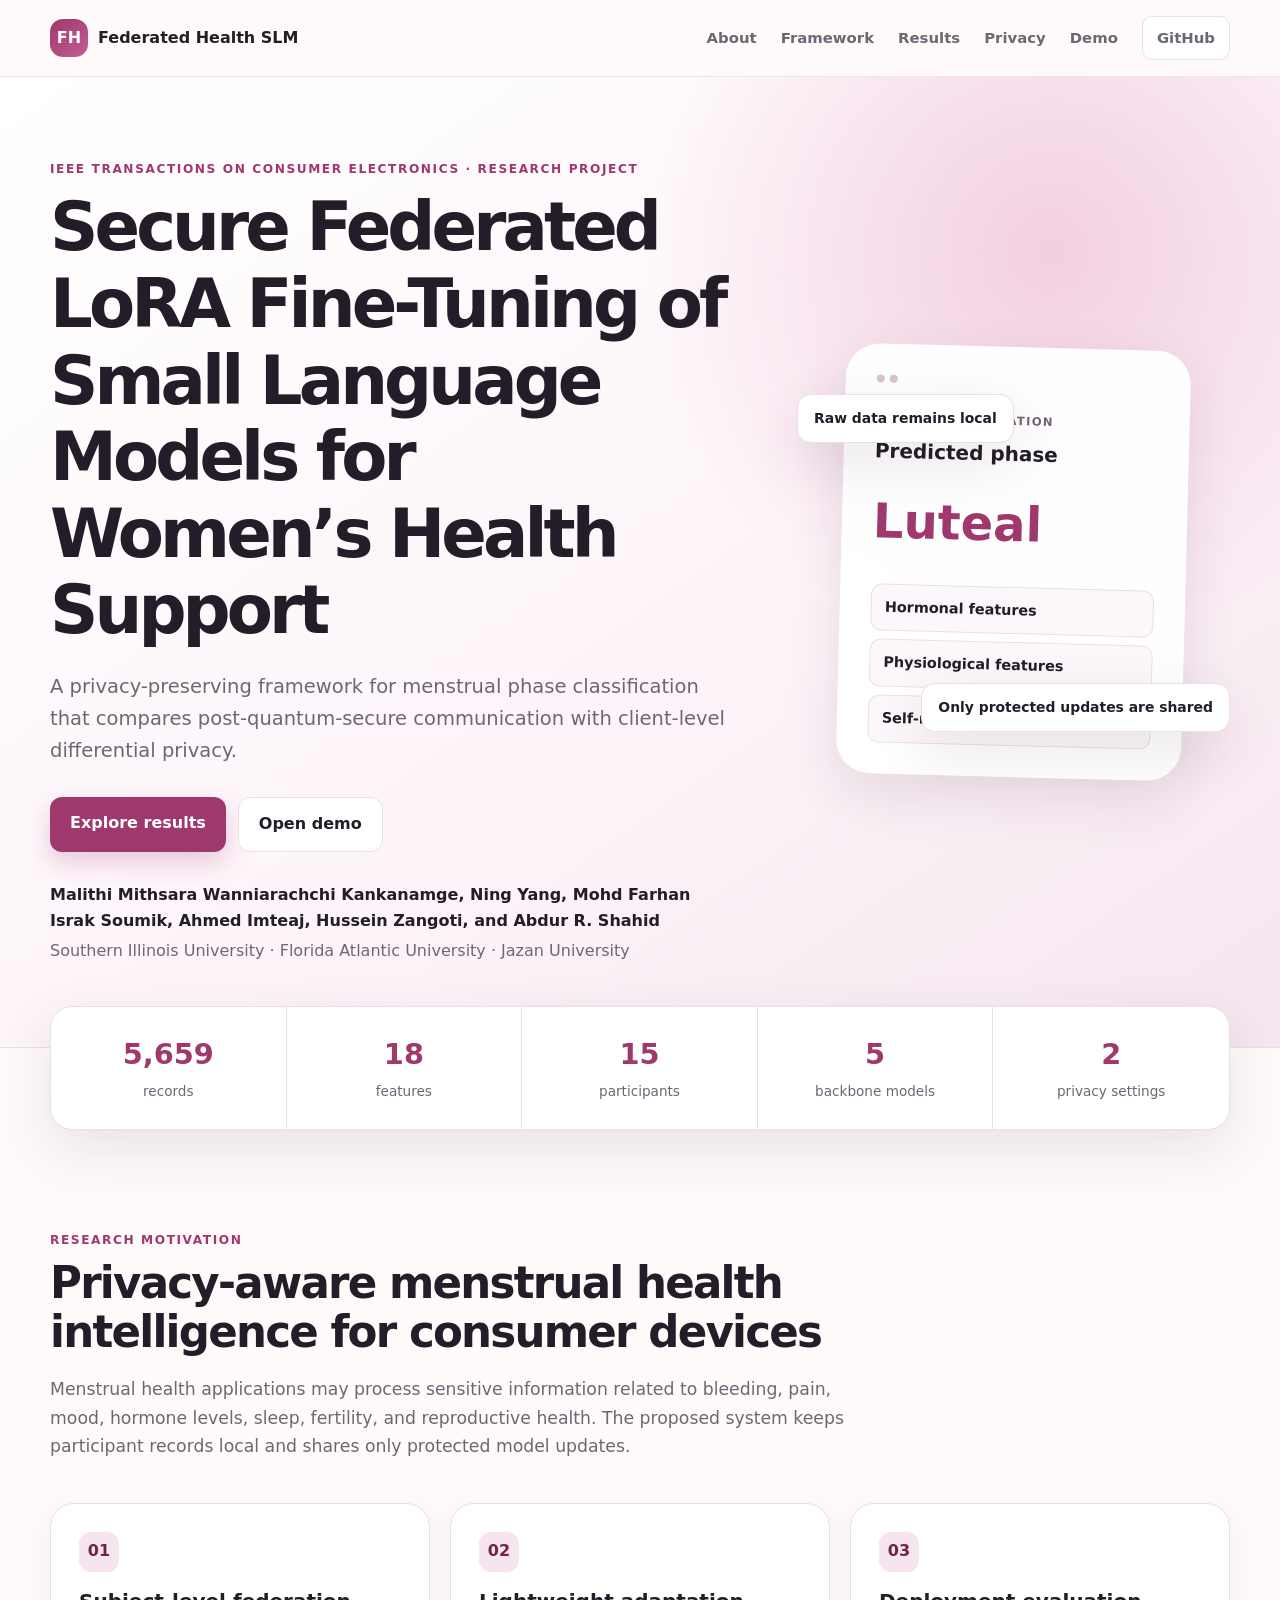
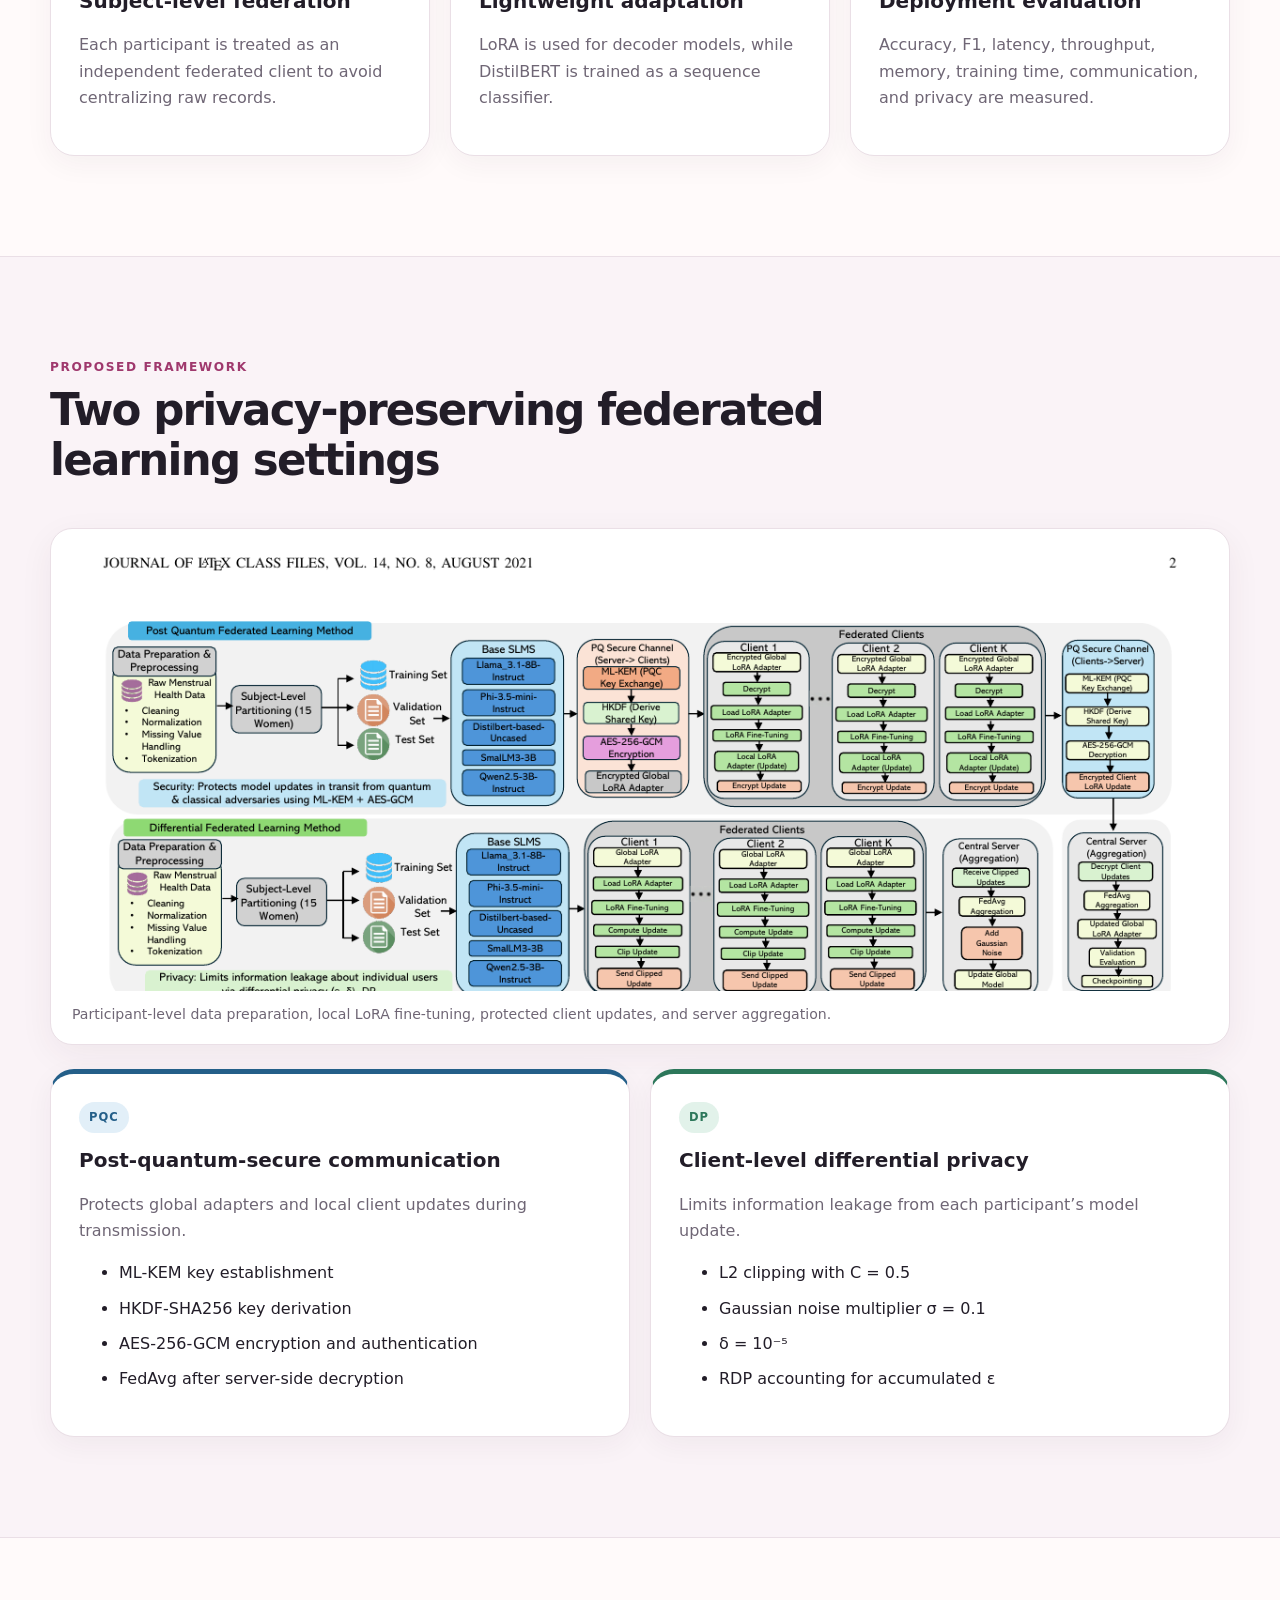
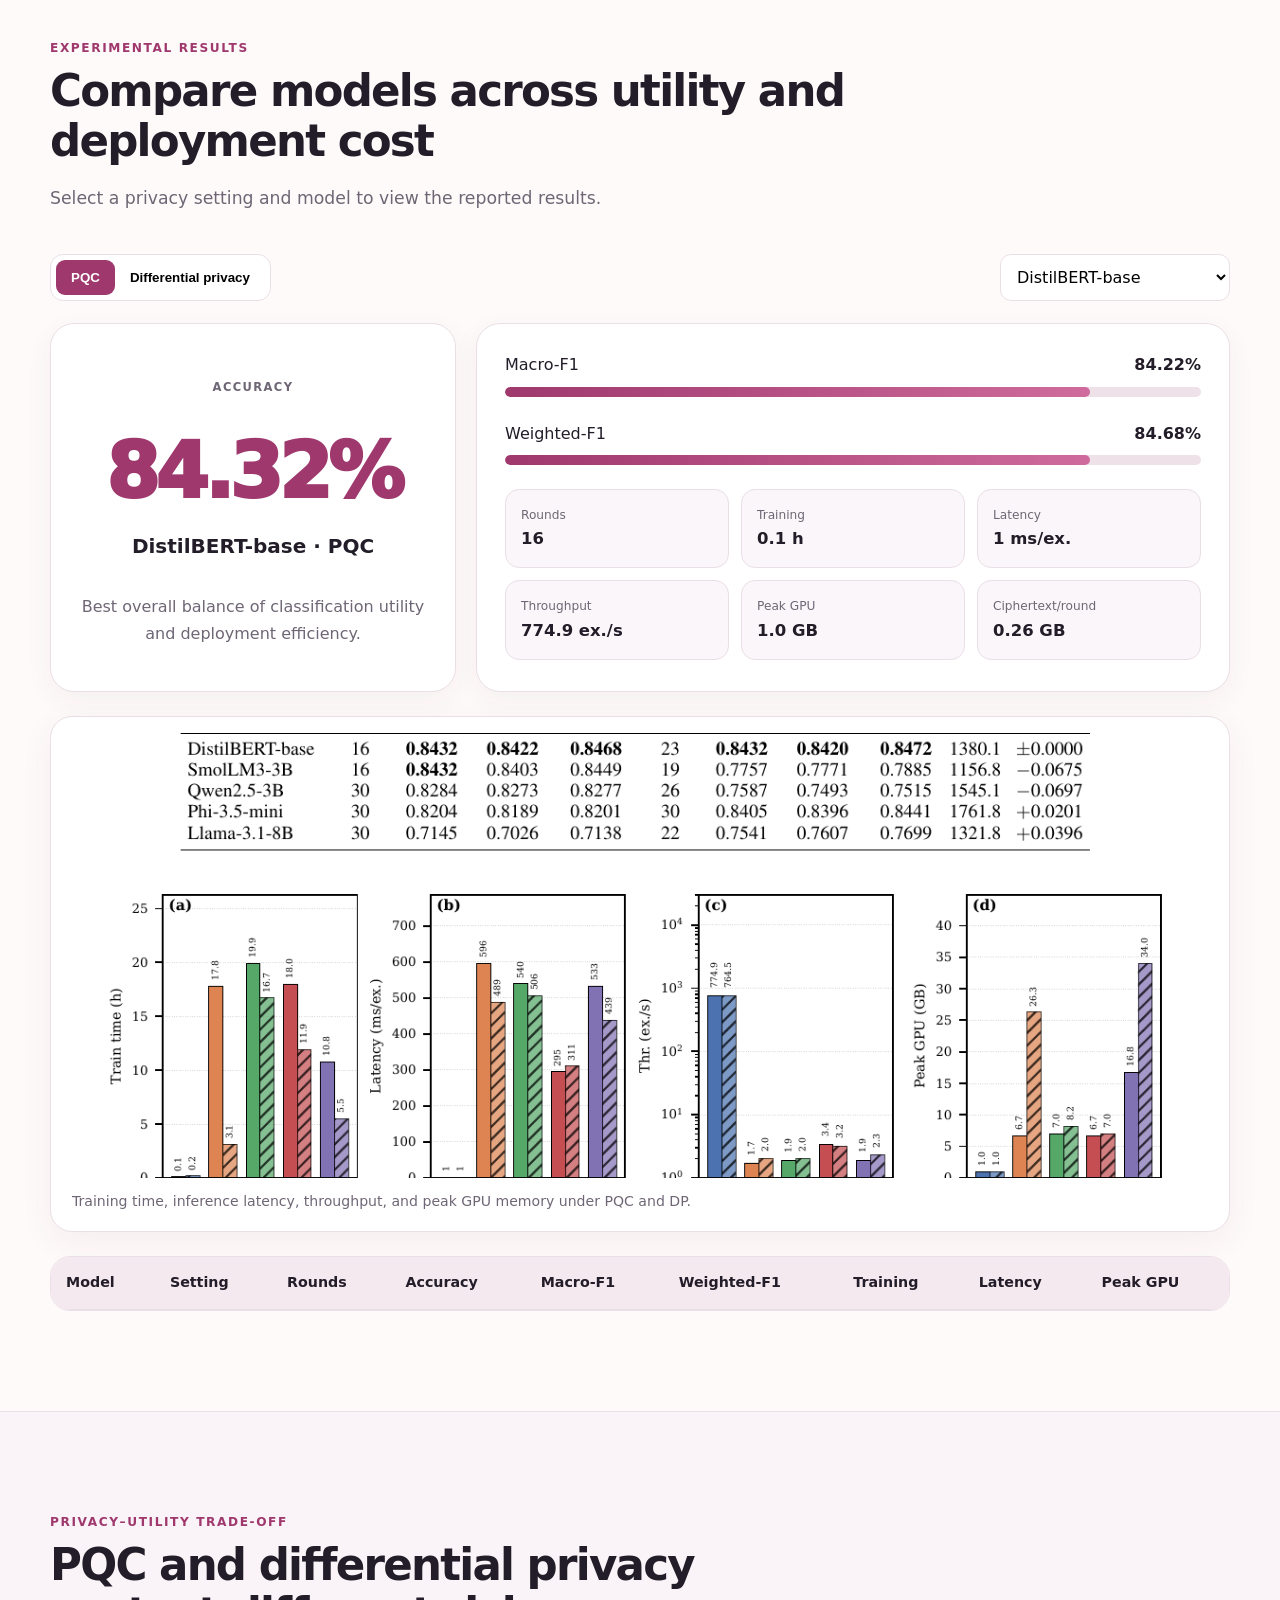
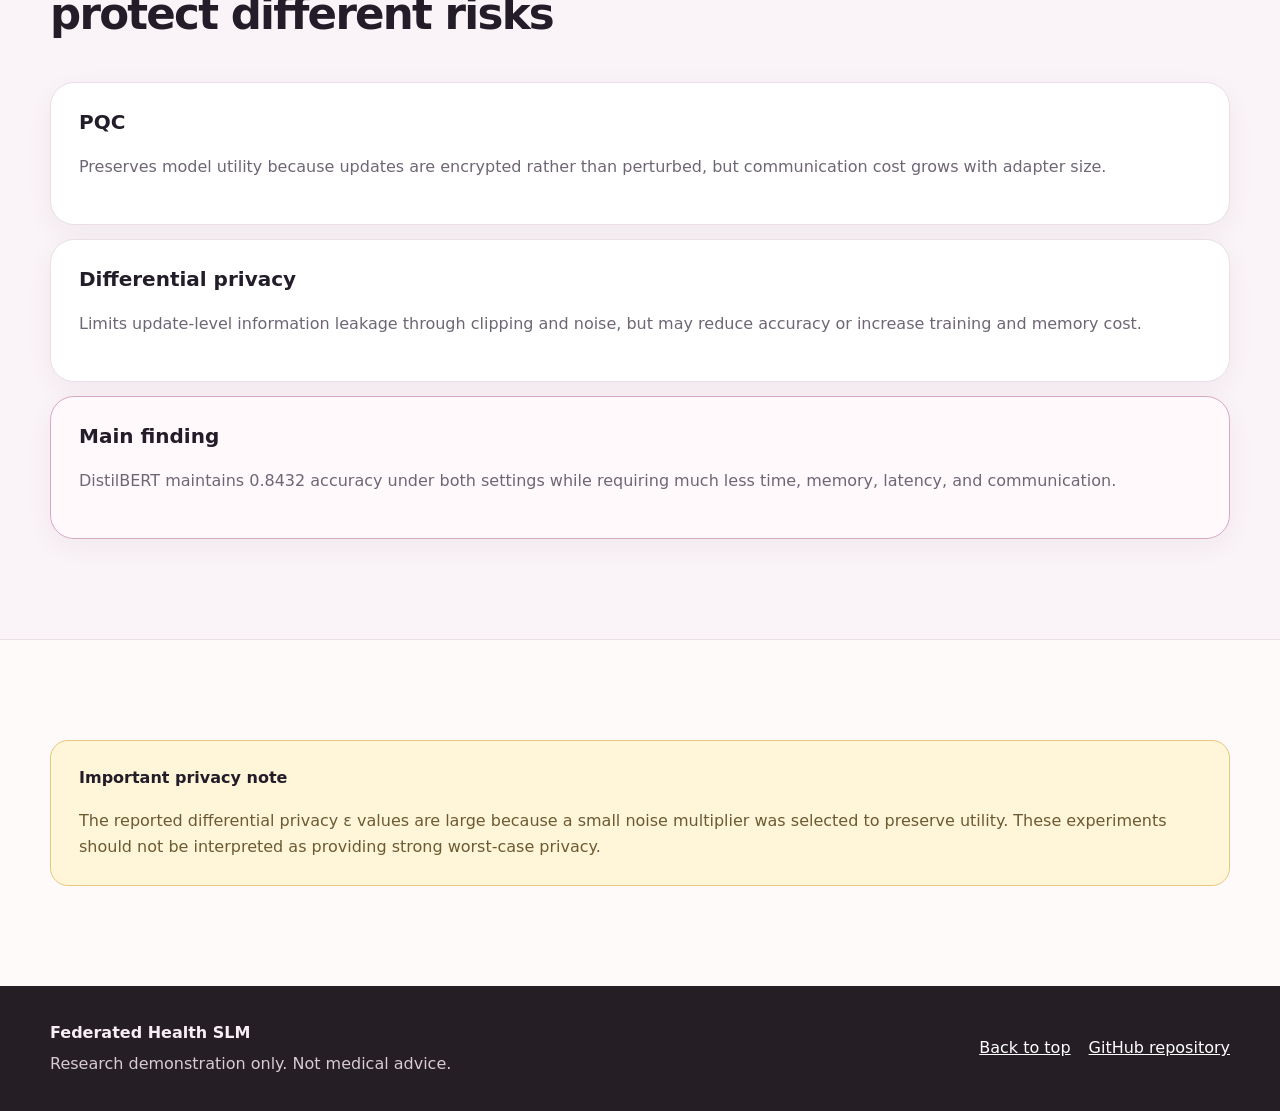
<file: index.html>
<!DOCTYPE html>
<html lang="en">
<head>
  <meta charset="UTF-8">
  <meta name="viewport" content="width=device-width, initial-scale=1">
  <meta name="description" content="Secure Federated Small Language Models for Menstrual Health Support on Consumer Devices.">
  <title>Secure Federated SLMs for Women’s Health</title>
  <link rel="stylesheet" href="style.css?v=3">
</head>
<body>
<!-- Updated version: privacy section contains no communication image -->

<header class="site-header" id="top">
  <nav class="nav shell">
    <a class="logo" href="#top"><span>FH</span> Federated Health SLM</a>
    <button id="menuBtn" class="menu-btn" aria-label="Open menu">Menu</button>
    <div class="nav-links" id="navLinks">
      <a href="#about">About</a>
      <a href="#framework">Framework</a>
      <a href="#results">Results</a>
      <a href="#privacy">Privacy</a>
      <a href="demo.html">Demo</a>
      <a class="github-link" href="https://github.com/Malithi-gif/Federated_SLM_For_Women_Health">GitHub</a>
    </div>
  </nav>
</header>

<main>
<section class="hero">
  <div class="shell hero-grid">
    <div class="hero-copy">
      <p class="kicker">IEEE Transactions on Consumer Electronics · Research Project</p>
      <h1>Secure Federated LoRA Fine-Tuning of Small Language Models for Women’s Health Support</h1>
      <p class="lead">
        A privacy-preserving framework for menstrual phase classification that compares
        post-quantum-secure communication with client-level differential privacy.
      </p>
      <div class="hero-actions">
        <a class="btn primary" href="#results">Explore results</a>
        <a class="btn secondary" href="demo.html">Open demo</a>
      </div>
      <p class="authors">
        Malithi Mithsara Wanniarachchi Kankanamge, Ning Yang, Mohd Farhan Israk Soumik,
        Ahmed Imteaj, Hussein Zangoti, and Abdur R. Shahid
      </p>
      <p class="affiliations">Southern Illinois University · Florida Atlantic University · Jazan University</p>
    </div>

    <div class="hero-panel">
      <div class="phone">
        <div class="phone-head"><span></span><span></span></div>
        <p class="small-label">LOCAL CLASSIFICATION</p>
        <h3>Predicted phase</h3>
        <div class="phase">Luteal</div>
        <div class="feature">Hormonal features</div>
        <div class="feature">Physiological features</div>
        <div class="feature">Self-reported symptoms</div>
      </div>
      <div class="floating one">Raw data remains local</div>
      <div class="floating two">Only protected updates are shared</div>
    </div>
  </div>
</section>

<section class="quick-stats shell">
  <div><strong>5,659</strong><span>records</span></div>
  <div><strong>18</strong><span>features</span></div>
  <div><strong>15</strong><span>participants</span></div>
  <div><strong>5</strong><span>backbone models</span></div>
  <div><strong>2</strong><span>privacy settings</span></div>
</section>

<section class="section shell" id="about">
  <div class="section-title">
    <p class="kicker">Research motivation</p>
    <h2>Privacy-aware menstrual health intelligence for consumer devices</h2>
    <p>
      Menstrual health applications may process sensitive information related to bleeding,
      pain, mood, hormone levels, sleep, fertility, and reproductive health. The proposed
      system keeps participant records local and shares only protected model updates.
    </p>
  </div>

  <div class="cards three">
    <article>
      <span class="icon">01</span>
      <h3>Subject-level federation</h3>
      <p>Each participant is treated as an independent federated client to avoid centralizing raw records.</p>
    </article>
    <article>
      <span class="icon">02</span>
      <h3>Lightweight adaptation</h3>
      <p>LoRA is used for decoder models, while DistilBERT is trained as a sequence classifier.</p>
    </article>
    <article>
      <span class="icon">03</span>
      <h3>Deployment evaluation</h3>
      <p>Accuracy, F1, latency, throughput, memory, training time, communication, and privacy are measured.</p>
    </article>
  </div>
</section>

<section class="section tinted" id="framework">
  <div class="shell">
    <div class="section-title">
      <p class="kicker">Proposed framework</p>
      <h2>Two privacy-preserving federated learning settings</h2>
    </div>

    <figure class="paper-figure">
      <img src="assets/framework.png" alt="Proposed PQC and differential privacy federated learning framework">
      <figcaption>Participant-level data preparation, local LoRA fine-tuning, protected client updates, and server aggregation.</figcaption>
    </figure>

    <div class="method-grid">
      <article class="method pqc">
        <span class="tag">PQC</span>
        <h3>Post-quantum-secure communication</h3>
        <p>Protects global adapters and local client updates during transmission.</p>
        <ul>
          <li>ML-KEM key establishment</li>
          <li>HKDF-SHA256 key derivation</li>
          <li>AES-256-GCM encryption and authentication</li>
          <li>FedAvg after server-side decryption</li>
        </ul>
      </article>
      <article class="method dp">
        <span class="tag">DP</span>
        <h3>Client-level differential privacy</h3>
        <p>Limits information leakage from each participant’s model update.</p>
        <ul>
          <li>L2 clipping with C = 0.5</li>
          <li>Gaussian noise multiplier σ = 0.1</li>
          <li>δ = 10⁻⁵</li>
          <li>RDP accounting for accumulated ε</li>
        </ul>
      </article>
    </div>
  </div>
</section>

<section class="section shell" id="results">
  <div class="section-title">
    <p class="kicker">Experimental results</p>
    <h2>Compare models across utility and deployment cost</h2>
    <p>Select a privacy setting and model to view the reported results.</p>
  </div>

  <div class="result-controls">
    <div class="toggle" id="privacyToggle">
      <button class="active" data-setting="pqc">PQC</button>
      <button data-setting="dp">Differential privacy</button>
    </div>
    <select id="modelSelect" aria-label="Select model">
      <option value="distilbert">DistilBERT-base</option>
      <option value="smollm">SmolLM3-3B</option>
      <option value="qwen">Qwen2.5-3B</option>
      <option value="phi">Phi-3.5-mini</option>
      <option value="llama">Llama-3.1-8B</option>
    </select>
  </div>

  <div class="result-dashboard">
    <div class="score-box">
      <p class="small-label">ACCURACY</p>
      <div class="big-score" id="accuracy">84.32%</div>
      <h3 id="resultTitle">DistilBERT-base · PQC</h3>
      <p id="resultSummary">Best overall balance of classification utility and deployment efficiency.</p>
    </div>
    <div class="metric-box">
      <div class="bar-row"><span>Macro-F1</span><strong id="macroF1">84.22%</strong><div><i id="macroBar"></i></div></div>
      <div class="bar-row"><span>Weighted-F1</span><strong id="weightedF1">84.68%</strong><div><i id="weightedBar"></i></div></div>
      <div class="small-metrics">
        <div><span>Rounds</span><strong id="rounds">16</strong></div>
        <div><span>Training</span><strong id="trainTime">0.1 h</strong></div>
        <div><span>Latency</span><strong id="latency">1 ms/ex.</strong></div>
        <div><span>Throughput</span><strong id="throughput">774.9 ex./s</strong></div>
        <div><span>Peak GPU</span><strong id="gpu">1.0 GB</strong></div>
        <div><span id="privacyMetricLabel">Ciphertext/round</span><strong id="privacyMetric">0.26 GB</strong></div>
      </div>
    </div>
  </div>

  <figure class="paper-figure result-figure">
    <img src="assets/efficiency.png" alt="Efficiency comparison across models">
    <figcaption>Training time, inference latency, throughput, and peak GPU memory under PQC and DP.</figcaption>
  </figure>

  <div class="table-card">
    <table>
      <thead>
        <tr><th>Model</th><th>Setting</th><th>Rounds</th><th>Accuracy</th><th>Macro-F1</th><th>Weighted-F1</th><th>Training</th><th>Latency</th><th>Peak GPU</th></tr>
      </thead>
      <tbody id="resultsTable"></tbody>
    </table>
  </div>
</section>

<section class="section tinted" id="privacy">
  <div class="shell">
    <div class="section-title">
      <p class="kicker">Privacy–utility trade-off</p>
      <h2>PQC and differential privacy protect different risks</h2>
    </div>

    <div class="privacy-cards privacy-cards-clean">
      <article>
        <h3>PQC</h3>
        <p>
          Preserves model utility because updates are encrypted rather than
          perturbed, but communication cost grows with adapter size.
        </p>
      </article>

      <article>
        <h3>Differential privacy</h3>
        <p>
          Limits update-level information leakage through clipping and noise,
          but may reduce accuracy or increase training and memory cost.
        </p>
      </article>

      <article class="highlight">
        <h3>Main finding</h3>
        <p>
          DistilBERT maintains 0.8432 accuracy under both settings while
          requiring much less time, memory, latency, and communication.
        </p>
      </article>
    </div>
  </div>
</section>

<section class="section shell">
  <div class="notice-box">
    <strong>Important privacy note</strong>
    <p>The reported differential privacy ε values are large because a small noise multiplier was selected to preserve utility. These experiments should not be interpreted as providing strong worst-case privacy.</p>
  </div>
</section>
</main>

<footer>
  <div class="shell footer-grid">
    <div>
      <strong>Federated Health SLM</strong>
      <p>Research demonstration only. Not medical advice.</p>
    </div>
    <div>
      <a href="#top">Back to top</a>
      <a href="https://github.com/Malithi-gif/Federated_SLM_For_Women_Health">GitHub repository</a>
    </div>
  </div>
</footer>

<script src="script.js?v=3"></script>
</body>
</html>
</file>
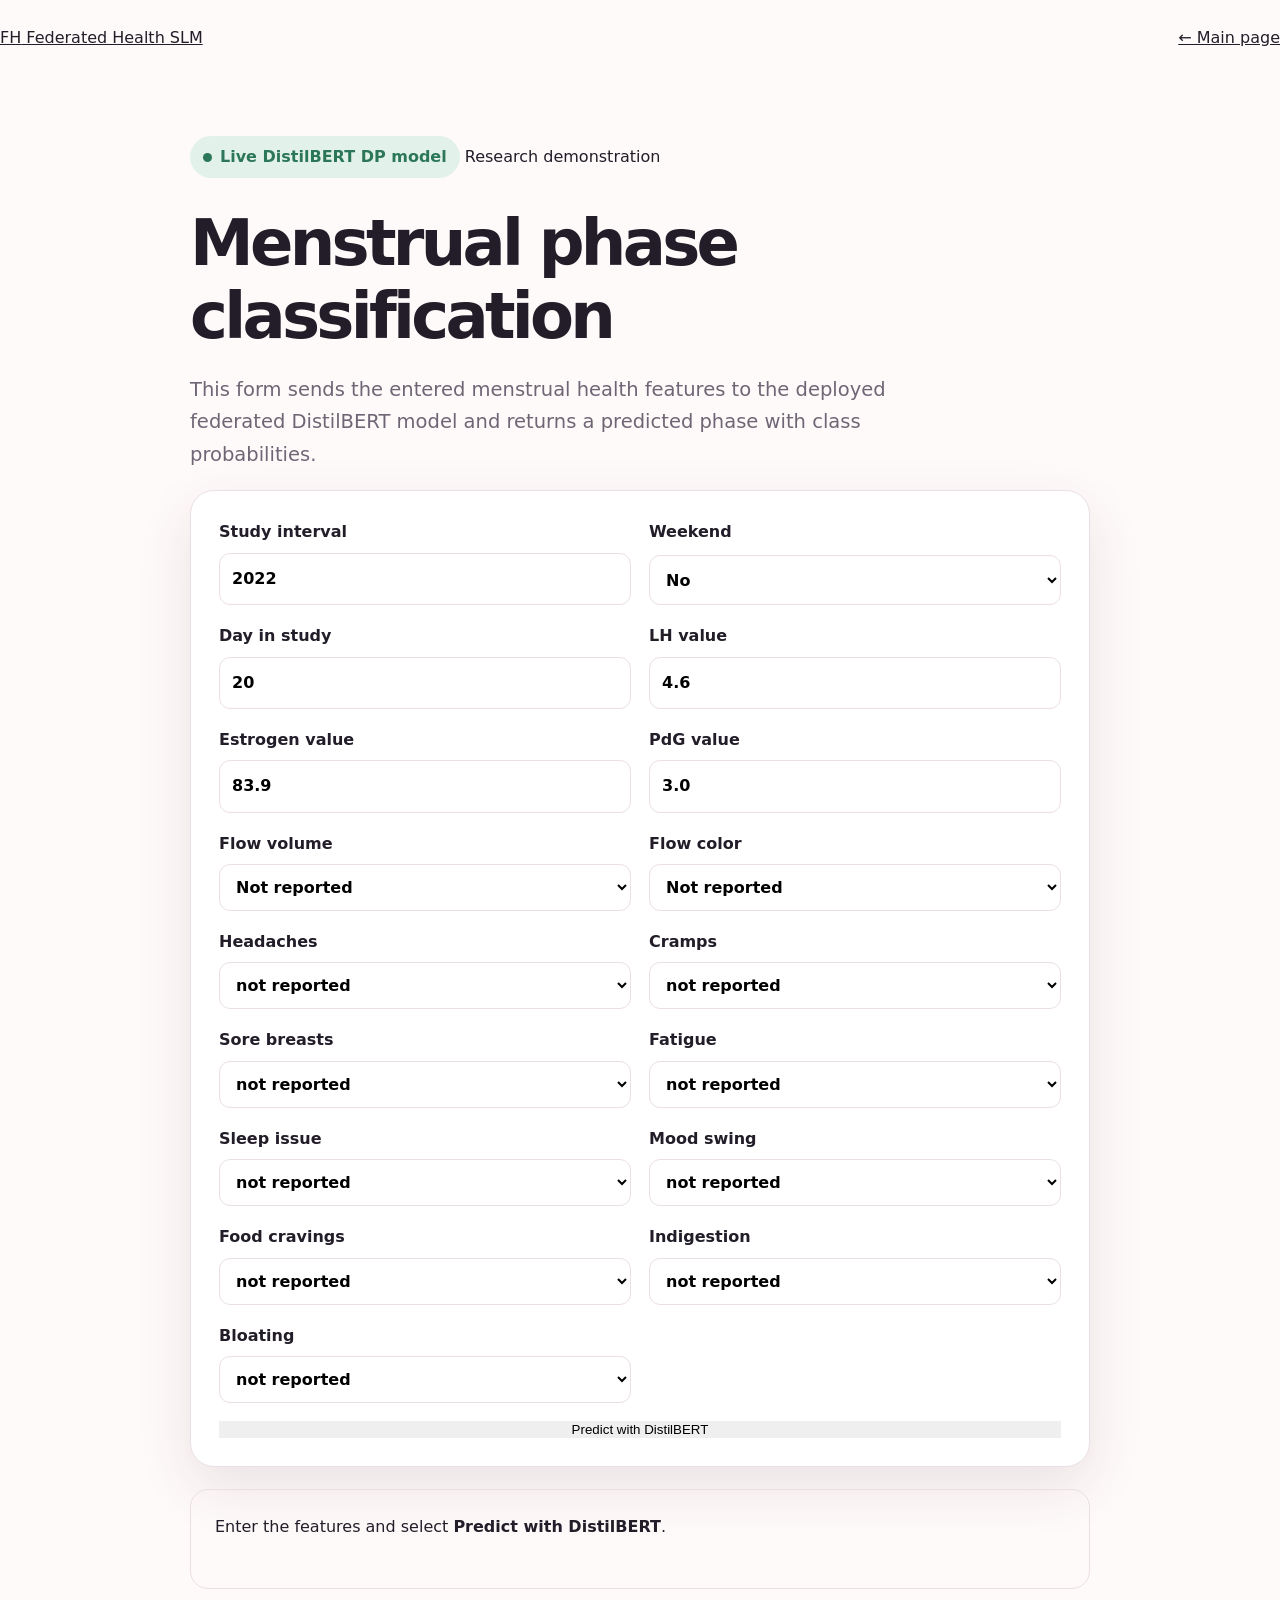
<file: demo.html>
<!DOCTYPE html>
<html lang="en">
<head>
  <meta charset="UTF-8" />
  <meta name="viewport" content="width=device-width, initial-scale=1.0" />

  <meta
    name="description"
    content="Live DistilBERT menstrual phase classification demonstration."
  />

  <title>Menstrual Phase Classification Demo</title>

  <link rel="stylesheet" href="style.css?v=6" />

  <style>
    .demo-shell {
      width: min(900px, calc(100% - 40px));
      margin: 60px auto 100px;
    }

    .model-badge {
      display: inline-flex;
      align-items: center;
      gap: 8px;
      padding: 8px 13px;
      border-radius: 999px;
      background: #e2f2ea;
      color: #2c775a;
      font-weight: 800;
      margin-bottom: 18px;
    }

    .model-badge::before {
      content: "";
      width: 9px;
      height: 9px;
      border-radius: 50%;
      background: #2c775a;
    }

    .demo-form {
      display: grid;
      grid-template-columns: repeat(2, 1fr);
      gap: 18px;
      background: white;
      border: 1px solid var(--line);
      padding: 28px;
      border-radius: var(--radius);
      box-shadow: var(--shadow);
    }

    .demo-form label {
      display: grid;
      gap: 7px;
      font-weight: 750;
    }

    .demo-form input,
    .demo-form select {
      width: 100%;
      border: 1px solid var(--line);
      padding: 12px;
      border-radius: 11px;
      font: inherit;
      background: white;
    }

    .full {
      grid-column: 1 / -1;
    }

    .predict-button {
      border: 0;
      cursor: pointer;
    }

    .predict-button:disabled {
      opacity: 0.65;
      cursor: wait;
    }

    .demo-output {
      margin-top: 22px;
      background: var(--soft);
      border: 1px solid var(--line);
      border-radius: 18px;
      padding: 24px;
      min-height: 100px;
    }

    .phase-output {
      font-size: 2.6rem;
      line-height: 1;
      font-weight: 900;
      color: var(--rose);
      margin: 8px 0 14px;
    }

    .probability-list {
      display: grid;
      gap: 13px;
      margin-top: 22px;
    }

    .probability-row {
      display: grid;
      grid-template-columns: 100px 1fr 72px;
      gap: 12px;
      align-items: center;
    }

    .probability-label {
      font-weight: 750;
    }

    .probability-track {
      height: 10px;
      background: #eee1e8;
      border-radius: 999px;
      overflow: hidden;
    }

    .probability-fill {
      display: block;
      height: 100%;
      border-radius: inherit;
      background: var(--rose);
    }

    .probability-value {
      text-align: right;
      font-weight: 800;
    }

    .output-note {
      margin-top: 22px;
      color: var(--muted);
      font-size: 0.9rem;
    }

    .error-box {
      color: #8f1d1d;
      background: #fff1f1;
      border: 1px solid #efcaca;
      padding: 16px;
      border-radius: 12px;
    }

    @media (max-width: 700px) {
      .demo-form {
        grid-template-columns: 1fr;
      }

      .full {
        grid-column: auto;
      }

      .probability-row {
        grid-template-columns: 90px 1fr 65px;
      }
    }
  </style>
</head>

<body>
  <nav class="nav container">
    <a class="brand" href="index.html">
      <span class="brand-mark">FH</span>
      Federated Health SLM
    </a>

    <a href="index.html">← Main page</a>
  </nav>

  <main class="demo-shell">
    <span class="model-badge">Live DistilBERT DP model</span>

    <span class="eyebrow">Research demonstration</span>

    <h1 style="font-size:clamp(2.3rem,5vw,4rem)">
      Menstrual phase classification
    </h1>

    <p class="lead">
      This form sends the entered menstrual health features to the deployed
      federated DistilBERT model and returns a predicted phase with class
      probabilities.
    </p>

    <form class="demo-form" id="demoForm">
      <label>
        Study interval
        <input
          id="study_interval"
          type="number"
          step="1"
          value="2022"
          required
        />
      </label>

      <label>
        Weekend
        <select id="is_weekend">
          <option value="false" selected>No</option>
          <option value="true">Yes</option>
        </select>
      </label>

      <label>
        Day in study
        <input
          id="day_in_study"
          type="number"
          min="0"
          step="1"
          value="20"
          required
        />
      </label>

      <label>
        LH value
        <input
          id="lh"
          type="number"
          min="0"
          step="0.1"
          value="4.6"
          required
        />
      </label>

      <label>
        Estrogen value
        <input
          id="estrogen"
          type="number"
          min="0"
          step="0.1"
          value="83.9"
          required
        />
      </label>

      <label>
        PdG value
        <input
          id="pdg"
          type="number"
          min="0"
          step="0.1"
          value="3.0"
          required
        />
      </label>

      <label>
        Flow volume
        <select id="flow_volume">
          <option value="not_reported" selected>Not reported</option>
          <option value="Not at all">Not at all</option>
          <option value="Very Low/Little">Very low / little</option>
          <option value="Low">Low</option>
          <option value="Moderate">Moderate</option>
          <option value="High">High</option>
          <option value="Very High/A Lot">Very high / a lot</option>
        </select>
      </label>

      <label>
        Flow color
        <select id="flow_color">
          <option value="not_reported" selected>Not reported</option>
          <option value="Red">Red</option>
          <option value="Dark red">Dark red</option>
          <option value="Brown">Brown</option>
          <option value="Pink">Pink</option>
          <option value="Other">Other</option>
        </select>
      </label>

      <label>
        Headaches
        <select id="headaches" class="symptom-select"></select>
      </label>

      <label>
        Cramps
        <select id="cramps" class="symptom-select"></select>
      </label>

      <label>
        Sore breasts
        <select id="sorebreasts" class="symptom-select"></select>
      </label>

      <label>
        Fatigue
        <select id="fatigue" class="symptom-select"></select>
      </label>

      <label>
        Sleep issue
        <select id="sleepissue" class="symptom-select"></select>
      </label>

      <label>
        Mood swing
        <select id="moodswing" class="symptom-select"></select>
      </label>

      <label>
        Food cravings
        <select id="foodcravings" class="symptom-select"></select>
      </label>

      <label>
        Indigestion
        <select id="indigestion" class="symptom-select"></select>
      </label>

      <label>
        Bloating
        <select id="bloating" class="symptom-select"></select>
      </label>

      <button
        class="button primary full predict-button"
        id="predictButton"
        type="submit"
      >
        Predict with DistilBERT
      </button>
    </form>

    <div class="demo-output" id="demoOutput" aria-live="polite">
      Enter the features and select
      <strong>Predict with DistilBERT</strong>.
    </div>
  </main>

  <script>
    const API_URL =
      "https://distilbert-menstrual-phase-api.onrender.com";

    const symptomOptions = [
      "not_reported",
      "Not at all",
      "Very Low/Little",
      "Low",
      "Moderate",
      "High",
      "Very High/A Lot"
    ];

    document.querySelectorAll(".symptom-select").forEach((select) => {
      select.innerHTML = symptomOptions
        .map((value) => {
          let label = value.replaceAll("_", " ");

          if (value === "Very Low/Little") {
            label = "Very low / little";
          }

          if (value === "Very High/A Lot") {
            label = "Very high / a lot";
          }

          return `<option value="${value}">${label}</option>`;
        })
        .join("");
    });

    function createProbabilityRows(probabilities) {
      return Object.entries(probabilities)
        .map(([label, probability]) => {
          const percentage = Number(probability) * 100;

          return `
            <div class="probability-row">
              <span class="probability-label">${label}</span>

              <div class="probability-track">
                <span
                  class="probability-fill"
                  style="width:${percentage.toFixed(2)}%"
                ></span>
              </div>

              <span class="probability-value">
                ${percentage.toFixed(2)}%
              </span>
            </div>
          `;
        })
        .join("");
    }

    document
      .getElementById("demoForm")
      .addEventListener("submit", async (event) => {
        event.preventDefault();

        const button = document.getElementById("predictButton");
        const output = document.getElementById("demoOutput");

        const payload = {
          study_interval: Number(
            document.getElementById("study_interval").value
          ),

          is_weekend:
            document.getElementById("is_weekend").value === "true",

          day_in_study: Number(
            document.getElementById("day_in_study").value
          ),

          lh: Number(
            document.getElementById("lh").value
          ),

          estrogen: Number(
            document.getElementById("estrogen").value
          ),

          pdg: Number(
            document.getElementById("pdg").value
          ),

          flow_volume:
            document.getElementById("flow_volume").value,

          flow_color:
            document.getElementById("flow_color").value,

          headaches:
            document.getElementById("headaches").value,

          cramps:
            document.getElementById("cramps").value,

          sorebreasts:
            document.getElementById("sorebreasts").value,

          fatigue:
            document.getElementById("fatigue").value,

          sleepissue:
            document.getElementById("sleepissue").value,

          moodswing:
            document.getElementById("moodswing").value,

          foodcravings:
            document.getElementById("foodcravings").value,

          indigestion:
            document.getElementById("indigestion").value,

          bloating:
            document.getElementById("bloating").value
        };

        button.disabled = true;
        button.textContent = "Running DistilBERT…";

        output.innerHTML = `
          <p>
            Sending the feature record to the model API.
            The first request may take longer while Render starts the service.
          </p>
        `;

        try {
          const response = await fetch(`${API_URL}/predict`, {
            method: "POST",

            headers: {
              "Content-Type": "application/json"
            },

            body: JSON.stringify(payload)
          });

          const data = await response.json();

          if (!response.ok) {
            throw new Error(
              data.detail ||
              `Prediction failed with status ${response.status}`
            );
          }

          output.innerHTML = `
            <span class="eyebrow">Model output</span>

            <div class="phase-output">
              ${data.predicted_phase}
            </div>

            <p>
              Confidence:
              <strong>
                ${(Number(data.confidence) * 100).toFixed(2)}%
              </strong>
            </p>

            <div class="probability-list">
              ${createProbabilityRows(data.probabilities)}
            </div>

            <p class="output-note">
              Model: ${data.model}<br>
              Privacy setting: ${data.privacy_setting}<br>
              ${data.disclaimer}
            </p>
          `;
        } catch (error) {
          output.innerHTML = `
            <div class="error-box">
              <strong>Unable to complete the prediction.</strong>

              <p>${error.message}</p>

              <p>
                Confirm that the Render API is live:
                <br>
                ${API_URL}/health
              </p>
            </div>
          `;
        } finally {
          button.disabled = false;
          button.textContent = "Predict with DistilBERT";
        }
      });
  </script>
</body>
</html>
</file>
<file: style.css>
:root{
  --bg:#fffafa;--surface:#ffffff;--ink:#221d28;--muted:#6f6675;--line:#eadfe6;
  --pink:#9f386d;--pink-dark:#70234c;--pink-soft:#f6e4ee;
  --blue:#245f89;--blue-soft:#e2eff8;--green:#2c775a;--green-soft:#e2f2ea;
  --shadow:0 20px 55px rgba(63,35,52,.11);--radius:24px
}
*{box-sizing:border-box}
html{scroll-behavior:smooth}
body{margin:0;background:var(--bg);color:var(--ink);font-family:Inter,ui-sans-serif,system-ui,-apple-system,"Segoe UI",sans-serif;line-height:1.65}
a{color:inherit}.shell{width:min(1180px,calc(100% - 40px));margin:auto}
.site-header{position:sticky;top:0;z-index:20;background:rgba(255,250,250,.88);backdrop-filter:blur(16px);border-bottom:1px solid rgba(234,223,230,.8)}
.nav{height:76px;display:flex;align-items:center;justify-content:space-between;gap:24px}
.logo{text-decoration:none;font-weight:850;display:flex;align-items:center;gap:10px}
.logo span{display:grid;place-items:center;width:38px;height:38px;border-radius:13px;color:white;background:linear-gradient(135deg,var(--pink),#c35f92)}
.nav-links{display:flex;align-items:center;gap:24px}.nav-links a{text-decoration:none;color:var(--muted);font-weight:700;font-size:.93rem}.nav-links a:hover{color:var(--pink)}
.github-link{padding:9px 14px;border:1px solid var(--line);border-radius:10px;background:white}.menu-btn{display:none}
.hero{background:radial-gradient(circle at 82% 18%,#f2cfe1 0,transparent 31%),linear-gradient(145deg,#fff 0,#fdf4f9 58%,#f5e6ef 100%);border-bottom:1px solid var(--line)}
.hero-grid{min-height:730px;display:grid;grid-template-columns:1.22fr .78fr;align-items:center;gap:70px;padding:82px 0}
.kicker{margin:0;color:var(--pink);font-size:.76rem;font-weight:850;letter-spacing:.13em;text-transform:uppercase}
h1,h2,h3{line-height:1.14;margin-top:0}h1{font-size:clamp(2.8rem,5.25vw,5.25rem);letter-spacing:-.058em;margin:.65rem 0 1.35rem}h2{font-size:clamp(2rem,3.4vw,3.55rem);letter-spacing:-.04em;margin:.55rem 0 1rem}h3{font-size:1.25rem}
.lead{max-width:760px;font-size:1.22rem;color:var(--muted)}.authors{font-weight:750;margin:28px 0 4px}.affiliations{margin:0;color:var(--muted)}
.hero-actions{display:flex;gap:12px;flex-wrap:wrap;margin:30px 0}.btn{display:inline-block;text-decoration:none;font-weight:850;padding:13px 20px;border-radius:12px}.btn.primary{background:var(--pink);color:white;box-shadow:0 10px 25px rgba(159,56,109,.24)}.btn.secondary{background:white;border:1px solid var(--line)}
.hero-panel{position:relative;min-height:470px;display:grid;place-items:center}.phone{width:min(345px,88%);padding:30px;background:rgba(255,255,255,.94);border:1px solid rgba(255,255,255,.8);border-radius:34px;box-shadow:var(--shadow);transform:rotate(1.5deg)}.phone-head{display:flex;gap:5px}.phone-head span{width:8px;height:8px;border-radius:50%;background:#dbc4d1}.small-label{font-size:.72rem;letter-spacing:.12em;font-weight:850;color:var(--muted);margin-top:26px}.phase{font-size:3rem;color:var(--pink);font-weight:900;margin:5px 0 22px}.feature{padding:11px 13px;border:1px solid var(--line);background:#fcf7fa;border-radius:11px;margin-top:8px;font-size:.9rem;font-weight:650}.floating{position:absolute;background:white;border:1px solid var(--line);border-radius:14px;padding:12px 16px;font-size:.87rem;font-weight:800;box-shadow:var(--shadow)}.floating.one{top:67px;left:0}.floating.two{right:0;bottom:65px}
.quick-stats{position:relative;margin-top:-42px;background:white;border:1px solid var(--line);border-radius:22px;box-shadow:var(--shadow);display:grid;grid-template-columns:repeat(5,1fr);overflow:hidden}.quick-stats div{padding:24px;text-align:center;border-right:1px solid var(--line)}.quick-stats div:last-child{border:0}.quick-stats strong{display:block;font-size:1.8rem;color:var(--pink)}.quick-stats span{font-size:.85rem;color:var(--muted)}
.section{padding:100px 0}.tinted{background:#faf3f7;border-block:1px solid var(--line)}.section-title{max-width:820px;margin-bottom:42px}.section-title>p:last-child{color:var(--muted);font-size:1.08rem}
.cards{display:grid;gap:20px}.cards.three{grid-template-columns:repeat(3,1fr)}.cards article,.method,.score-box,.metric-box,.privacy-cards article{background:white;border:1px solid var(--line);border-radius:var(--radius);padding:28px;box-shadow:0 8px 28px rgba(63,35,52,.05)}.cards article p,.method p,.privacy-cards p{color:var(--muted)}.icon{display:grid;place-items:center;width:40px;height:40px;border-radius:12px;background:var(--pink-soft);color:var(--pink-dark);font-weight:900;margin-bottom:18px}
.paper-figure{margin:0;background:white;border:1px solid var(--line);border-radius:22px;padding:16px;box-shadow:0 10px 34px rgba(63,35,52,.06)}.paper-figure img{display:block;width:100%;border-radius:13px}.paper-figure figcaption{padding:12px 5px 2px;color:var(--muted);font-size:.88rem}
.method-grid{display:grid;grid-template-columns:1fr 1fr;gap:20px;margin-top:24px}.method{border-top:5px solid}.method.pqc{border-top-color:var(--blue)}.method.dp{border-top-color:var(--green)}.tag{display:inline-block;padding:6px 10px;border-radius:999px;font-size:.72rem;font-weight:900;letter-spacing:.09em;margin-bottom:16px}.pqc .tag{background:var(--blue-soft);color:var(--blue)}.dp .tag{background:var(--green-soft);color:var(--green)}.method li{margin:.55rem 0}
.result-controls{display:flex;justify-content:space-between;align-items:center;gap:20px;margin-bottom:22px}.toggle{display:flex;padding:5px;background:white;border:1px solid var(--line);border-radius:13px}.toggle button{border:0;background:transparent;padding:10px 15px;border-radius:9px;font-weight:850;cursor:pointer}.toggle button.active{background:var(--pink);color:white}select{min-width:230px;border:1px solid var(--line);background:white;border-radius:11px;padding:12px;font:inherit}
.result-dashboard{display:grid;grid-template-columns:.7fr 1.3fr;gap:20px}.score-box{text-align:center;display:grid;align-content:center}.big-score{font-size:clamp(3.2rem,6vw,5.5rem);font-weight:950;letter-spacing:-.055em;color:var(--pink)}.score-box p:last-child{color:var(--muted)}
.bar-row{display:grid;grid-template-columns:1fr auto;gap:8px;margin-bottom:24px}.bar-row>div{grid-column:1/-1;height:10px;background:#eee1e8;border-radius:999px;overflow:hidden}.bar-row i{display:block;height:100%;width:84%;background:linear-gradient(90deg,var(--pink),#cf6b9d);border-radius:inherit}.small-metrics{display:grid;grid-template-columns:repeat(3,1fr);gap:12px}.small-metrics div{padding:15px;background:#fbf6f9;border:1px solid var(--line);border-radius:14px}.small-metrics span{display:block;color:var(--muted);font-size:.76rem}.small-metrics strong{font-size:1.03rem}
.result-figure{margin-top:24px}.table-card{margin-top:24px;overflow-x:auto;border:1px solid var(--line);border-radius:20px;background:white}.table-card table{border-collapse:collapse;width:100%;min-width:1000px}.table-card th,.table-card td{padding:14px 15px;text-align:left;border-bottom:1px solid var(--line);font-size:.89rem}.table-card th{background:#f5e9f0}.table-card tbody tr:hover{background:#fff8fc}
.privacy-layout {
  display: block;
}.privacy-cards{display:grid;gap:14px}.privacy-cards .highlight{border-color:#d9a9c2;background:#fff9fc}.compact-figure{position:sticky;top:100px}.notice-box{padding:24px 28px;border-radius:18px;background:#fff5d9;border:1px solid #e7c67d}.notice-box p{margin-bottom:0;color:#6b5b32}
footer{background:#251e24;color:#f8eef4;padding:34px 0}.footer-grid{display:flex;justify-content:space-between;gap:24px;align-items:center}.footer-grid p{margin:.3rem 0 0;color:#d8cbd3}.footer-grid div:last-child{display:flex;gap:18px}.footer-grid a{color:white}
@media(max-width:920px){.hero-grid,.method-grid,.result-dashboard,.privacy-layout,.cards.three{grid-template-columns:1fr}.quick-stats{grid-template-columns:repeat(3,1fr)}.quick-stats div{border-bottom:1px solid var(--line)}.compact-figure{position:static}.hero-grid{padding-top:55px}}
@media(max-width:720px){.menu-btn{display:block;border:1px solid var(--line);background:white;border-radius:10px;padding:9px 12px}.nav-links{display:none;position:absolute;top:68px;left:20px;right:20px;background:white;border:1px solid var(--line);border-radius:16px;padding:18px;box-shadow:var(--shadow);flex-direction:column;align-items:flex-start}.nav-links.open{display:flex}.hero-grid{min-height:auto;padding-bottom:80px}.floating.one{left:4px}.floating.two{right:4px}.quick-stats{grid-template-columns:repeat(2,1fr)}.quick-stats div{border-right:1px solid var(--line)}.section{padding:72px 0}.result-controls,.footer-grid{flex-direction:column;align-items:stretch}.small-metrics{grid-template-columns:repeat(2,1fr)}.footer-grid div:last-child{flex-direction:column;gap:5px}}
</file>
